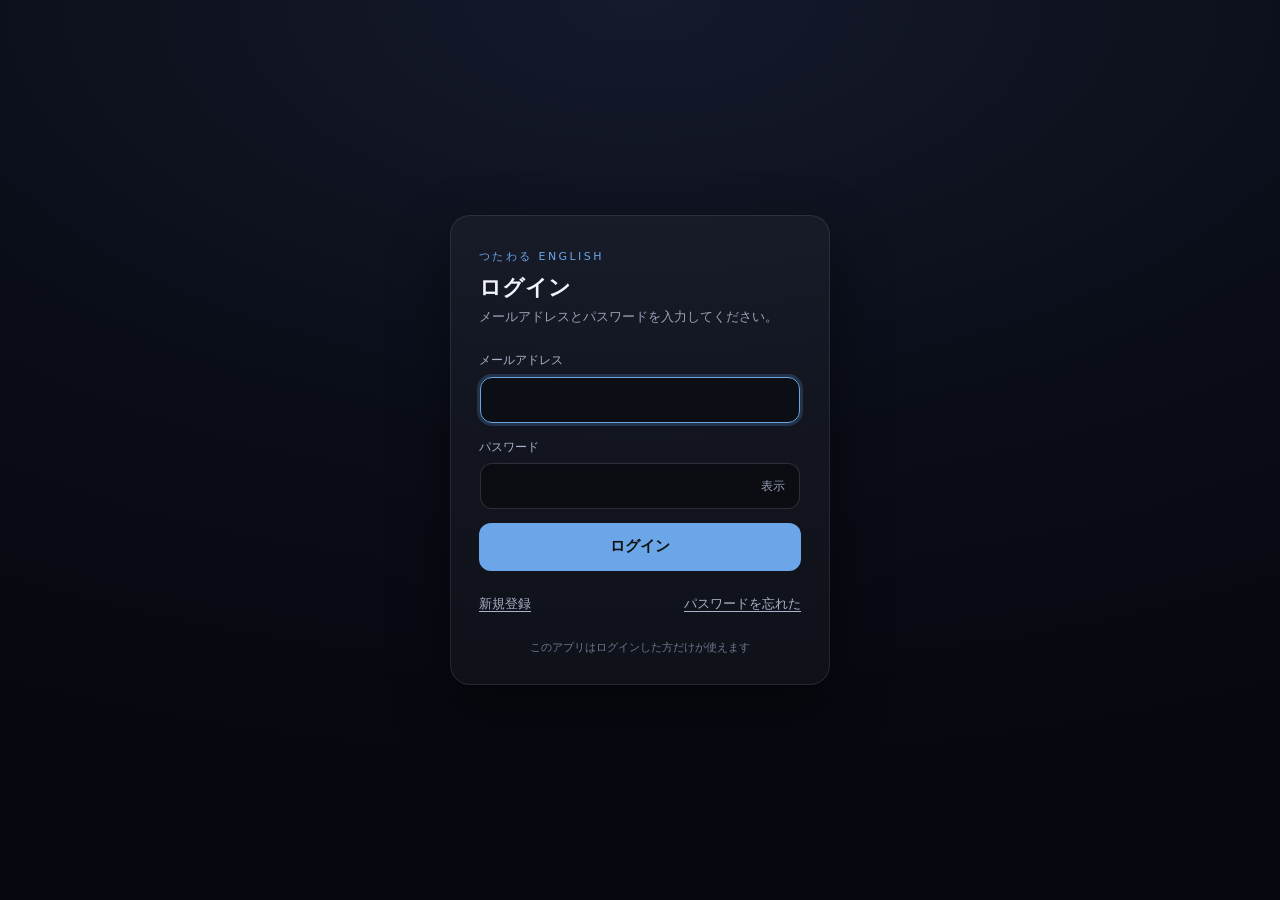
<file: app/index.html>
<!DOCTYPE html>
<html lang="ja" data-theme="auto">
<head>
<meta charset="utf-8">
<meta name="viewport" content="width=device-width, initial-scale=1, viewport-fit=cover">
<script src="auth-gate.js" data-app="つたわる English" data-accent="#6aa6e8"></script>
<title>つたわる English</title>

<!-- 検索結果・共有時に出る説明。外部リソースは一切参照しない。 -->
<meta name="description" content="お手本を聞いて英語を声に出し、どこまで機械に伝わったかをその場で確かめる練習アプリ。大学の多言語サークル languageclub 用。記録はこの端末の中だけに残ります。">

<!-- ダークモードは必須(部室・夜の自室で使う)。tokens.css の --c-bg と同じ値を入れる。 -->
<meta name="color-scheme" content="light dark">
<meta name="theme-color" content="#f7f8fa" media="(prefers-color-scheme: light)">
<meta name="theme-color" content="#12151a" media="(prefers-color-scheme: dark)">

<!-- favicon の 404 を避けるためのダミー。data: なので外部リクエストは発生しない。 -->
<link rel="icon" href="data:,">

<!-- スマホのホーム画面に追加したときの見た目(仕様書には無いが、スマホ対応の一部として追加)。
     外部画像は使わず、絵文字を焼き込んだ SVG の data: URI をアイコンにする(自己完結)。
     iOS Safari はホーム画面追加時にステータスバー領域が空白の Safari バーとして残るため、
     apple-mobile-web-app-* でアドレスバーなしの見た目に近づける。 -->
<link rel="apple-touch-icon" href="data:image/svg+xml,%3Csvg xmlns='http://www.w3.org/2000/svg' viewBox='0 0 100 100'%3E%3Crect width='100' height='100' rx='22' fill='%231f5fa8'/%3E%3Ctext x='50' y='68' font-size='58' text-anchor='middle'%3E%F0%9F%8E%A4%3C/text%3E%3C/svg%3E">
<meta name="apple-mobile-web-app-capable" content="yes">
<meta name="apple-mobile-web-app-status-bar-style" content="black-translucent">
<meta name="apple-mobile-web-app-title" content="つたわる English">
<meta name="mobile-web-app-capable" content="yes">
<!-- 電話番号・メールアドレスらしき数字列を勝手にリンク化させない(認識結果や語数表示の誤爆防止)。 -->
<meta name="format-detection" content="telephone=no,email=no,address=no">

<!--
  ★第 0 層 ブートガード(仕様 §10-1)

  仕様 §4 では body の末尾に置いているが、ここでは <head> に移した。理由:
  <script src> は同期読み込みなので、body 末尾のインラインスクリプトが実行されるのは
  「すべての外部スクリプトの読み込み(または失敗)が終わったあと」になる。
  そこで error リスナを登録しても、script/link の読み込み失敗イベントはすでに終わっており
  一度も捕まえられない。head に置いて初めて第 0 層が機能する。

  やること:
   (1) script / link(CSS)の読み込み失敗を捕捉して静的 HTML を出す
   (2) 8 秒経っても LC.__bootOk が立たなければ「起動できませんでした」を出す
  どちらも classic script + インライン handler だけで完結させる(外部依存ゼロ)。
-->
<script>
(function () {
  'use strict';

  var PAGES_URL = 'https://kazuyan38.github.io/languageclub/app/';
  var painted = false;
  var queued = null;

  /* 99-app.js が起動に成功(__bootOk)/ 失敗を自前で報告(__bootFailed)したら第 0 層は黙る。 */
  function handled() {
    return !!(window.LC && (window.LC.__bootOk || window.LC.__bootFailed));
  }

  function paint(title, bodyHtml) {
    if (painted || handled()) return;
    var el = document.getElementById('bootFallback');
    if (!el) {
      /* CSS の読み込み失敗は body の解析前に起きうる。要素ができるまで待つ。 */
      queued = [title, bodyHtml];
      document.addEventListener('DOMContentLoaded', function () {
        if (!queued) return;
        var q = queued;
        queued = null;
        paint(q[0], q[1]);
      });
      return;
    }
    painted = true;
    el.innerHTML = '<h1>' + title + '</h1>' + bodyHtml;
    /* style.css 自体が落ちている可能性があるので、表示だけは属性と inline で担保する。 */
    el.hidden = false;
    el.style.display = 'block';
  }

  function reloadButton() {
    return '<p><button type="button" onclick="location.reload()">再読み込み</button></p>';
  }

  function pagesLine() {
    return '<p>公開ページ: <a href="' + PAGES_URL + '">' + PAGES_URL + '</a></p>';
  }

  /* 読み込み失敗イベントはバブルしないので capture(第 3 引数 true)で拾う。 */
  window.addEventListener('error', function (e) {
    var t = e && e.target;
    if (!t || t === window || !t.tagName) return;
    if (t.tagName !== 'SCRIPT' && t.tagName !== 'LINK') return;
    paint('ファイルの読み込みに失敗しました',
      '<p>ページを再読み込みしてください。直らない場合は部のメンテ担当に連絡してください。</p>' +
      reloadButton() + pagesLine());
  }, true);

  setTimeout(function () {
    paint('起動できませんでした',
      '<p>パソコンの <b>Google Chrome</b> でお試しください。</p>' +
      pagesLine() + reloadButton());
  }, 8000);
})();
</script>

<link rel="stylesheet" href="./css/tokens.css">
<link rel="stylesheet" href="./css/style.css">
</head>
<body>
<a class="skip-link" href="#main">本文へスキップ</a>

<div id="bootFallback" class="boot-fallback" hidden></div>

<header class="hdr" id="hdr">
  <button class="hdr__home" id="hdrHome" type="button" aria-label="ホームへ">つたわる English</button>
  <span class="badge badge--demo" id="hdrBadge" hidden>体験モード</span>
  <nav class="hdr__nav">
    <a href="#/stats" id="navStats" aria-label="きろく"><span aria-hidden="true">📊</span></a>
    <a href="#/settings" id="navSettings" aria-label="せってい"><span aria-hidden="true">⚙</span></a>
    <a href="#/help" id="navHelp" aria-label="使い方と診断"><span aria-hidden="true">?</span></a>
  </nav>
</header>

<div class="banner" id="bannerArea"></div>

<main class="main" id="main" tabindex="-1"></main>

<div id="statusRegion" role="status" aria-live="polite" aria-atomic="true" class="sr-only"></div>
<div id="toastArea" class="toast-area" aria-hidden="false"></div>

<!-- ★ classic script のみ。ES モジュール形式の script は 1 つも書かない。並び順がそのまま依存関係。 -->
<script src="./js/01-util.js"></script>
<script src="./js/02-store.js"></script>
<script src="./data/decks.js"></script>
<script src="./js/03-text.js"></script>
<script src="./js/04-catalog.js"></script>
<script src="./js/05-speech.js"></script>
<script src="./js/06-session.js"></script>
<script src="./js/07-ui.js"></script>
<script src="./js/08-screen-practice.js"></script>
<script src="./js/09-screens.js"></script>
<script src="./js/99-app.js"></script>
</body>
</html>
</file>
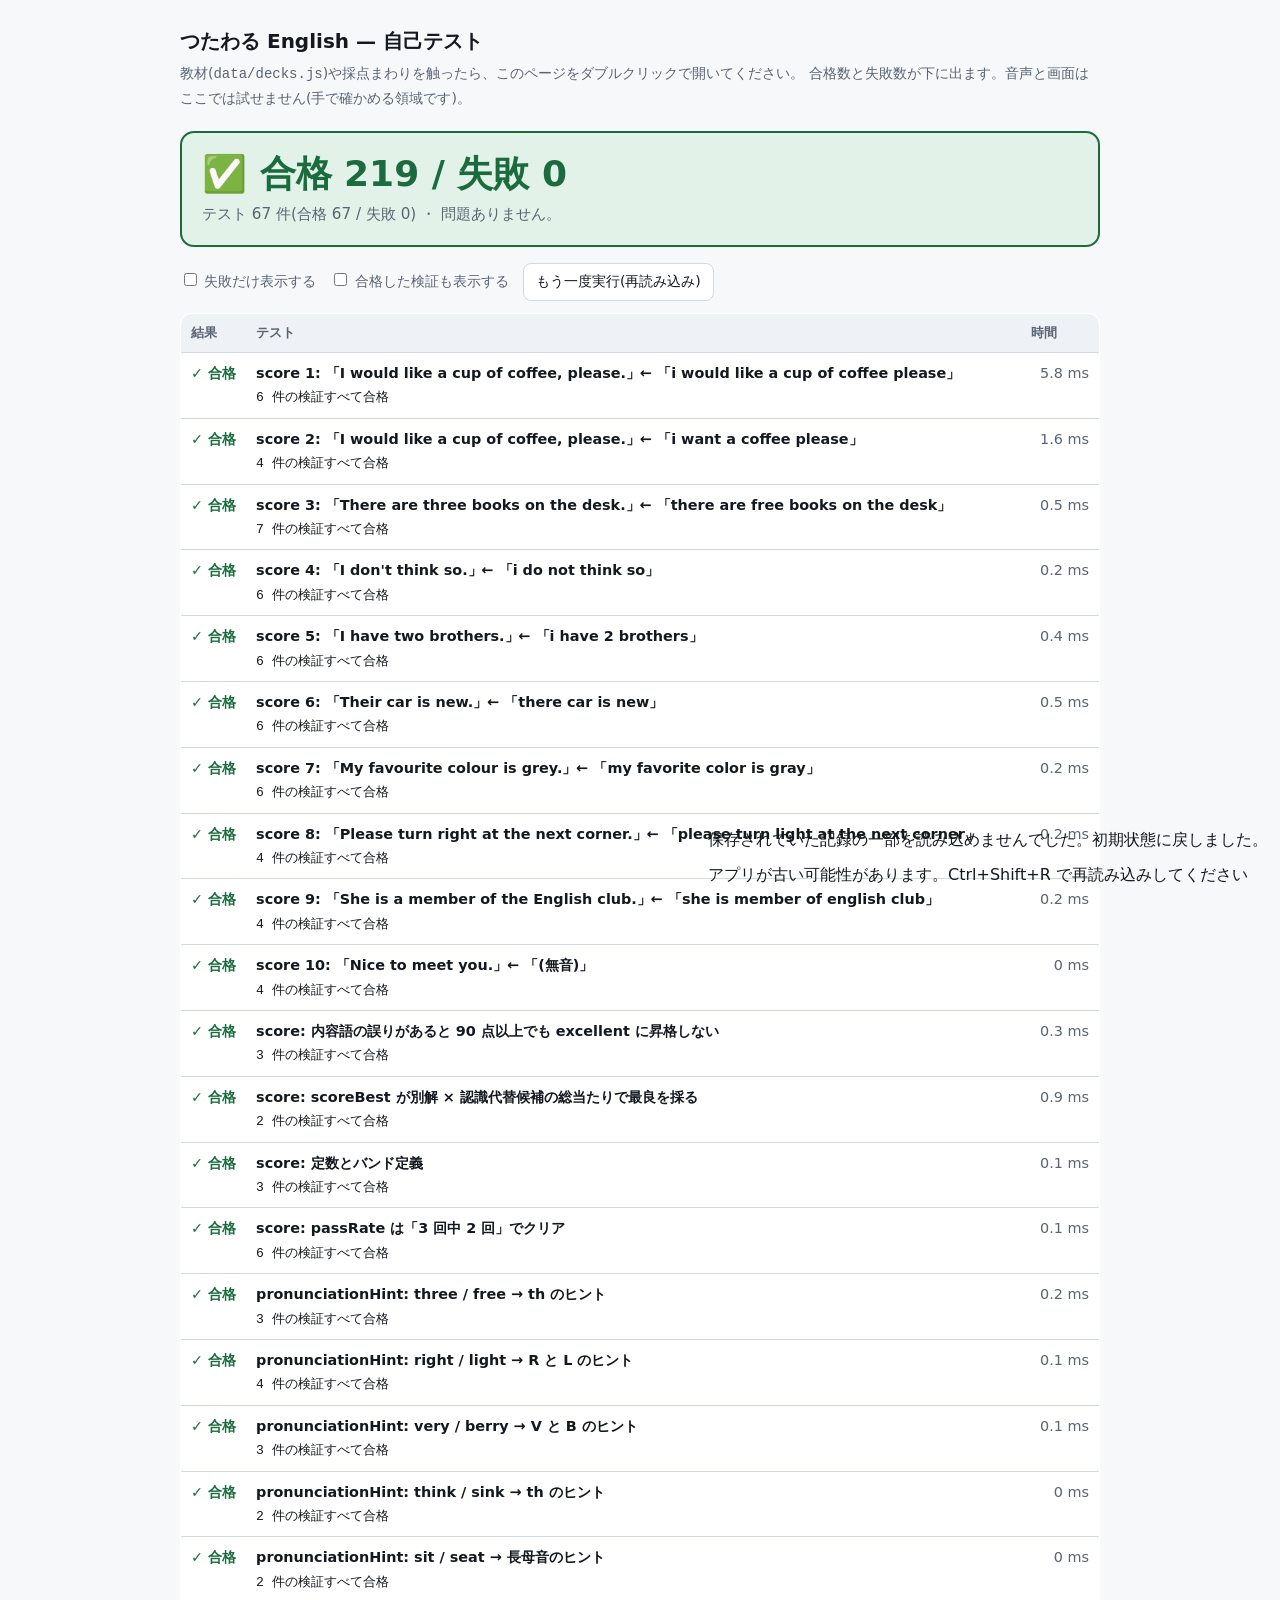
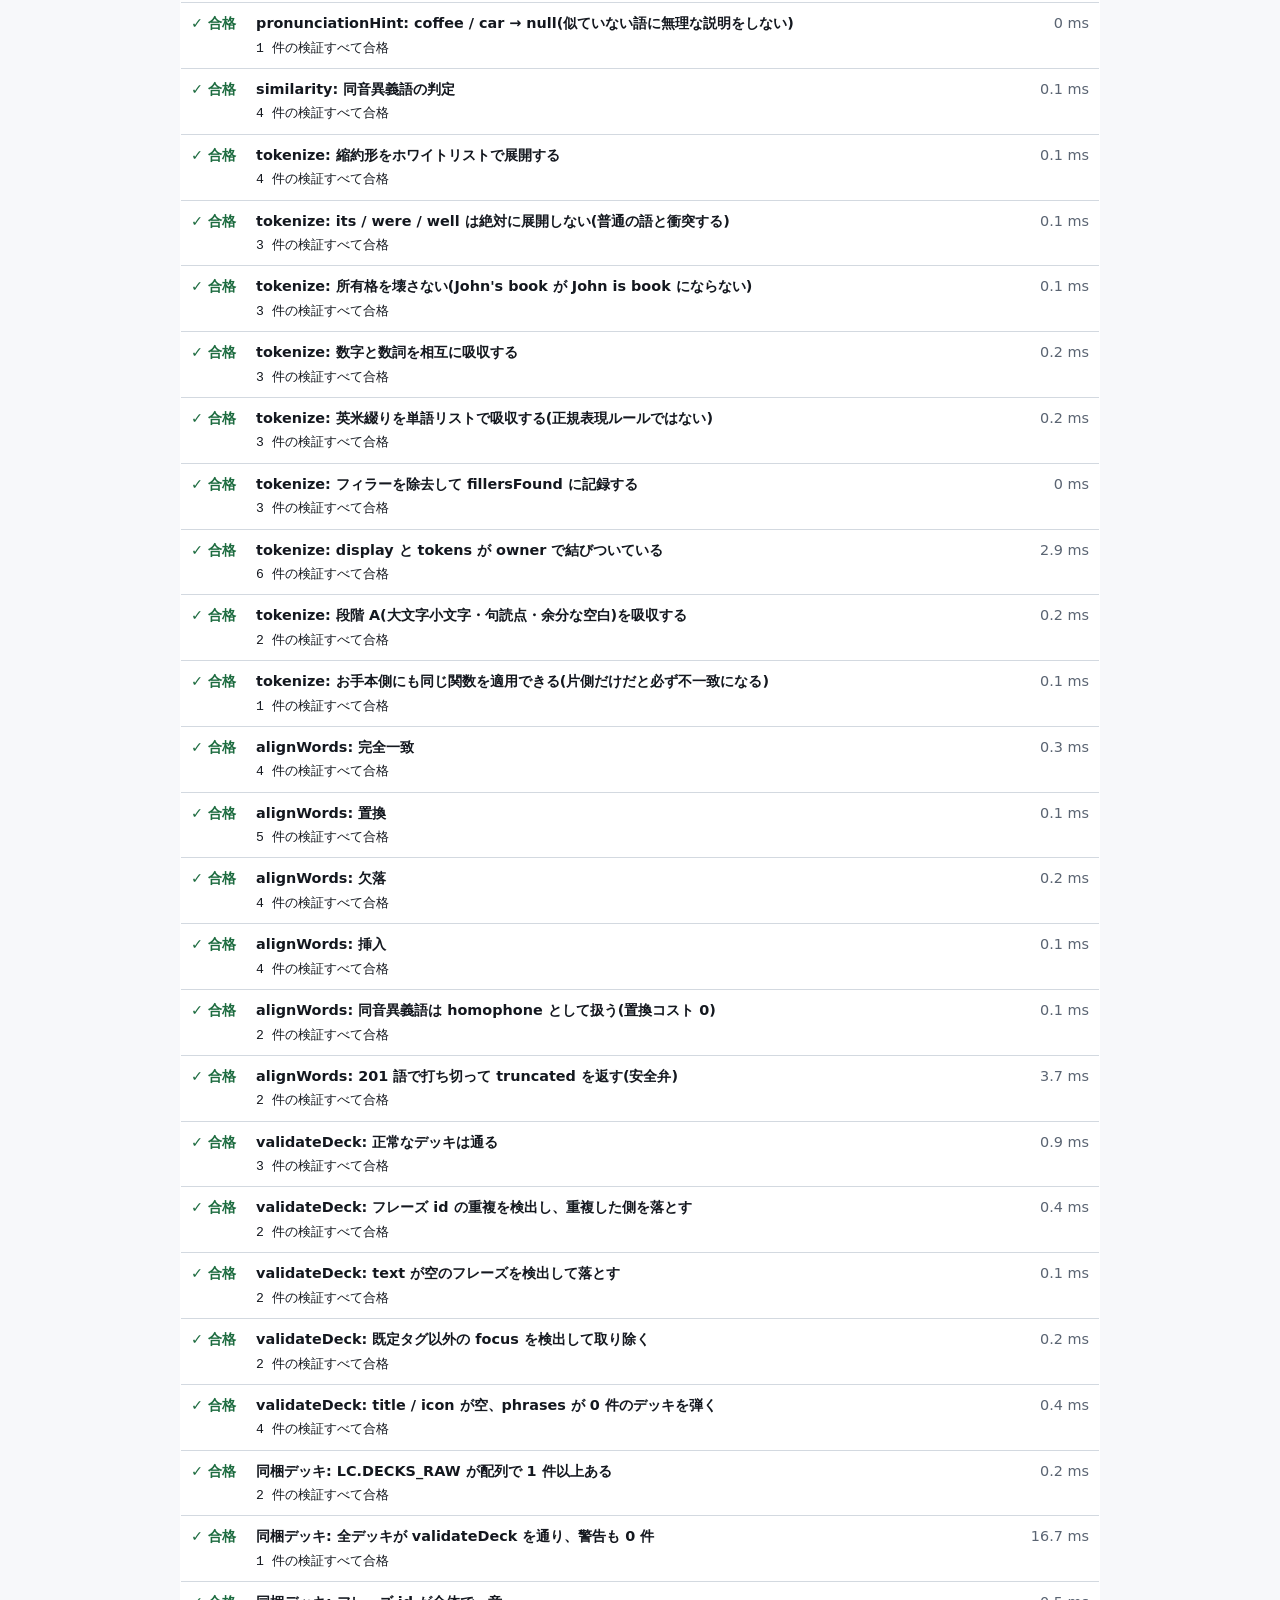
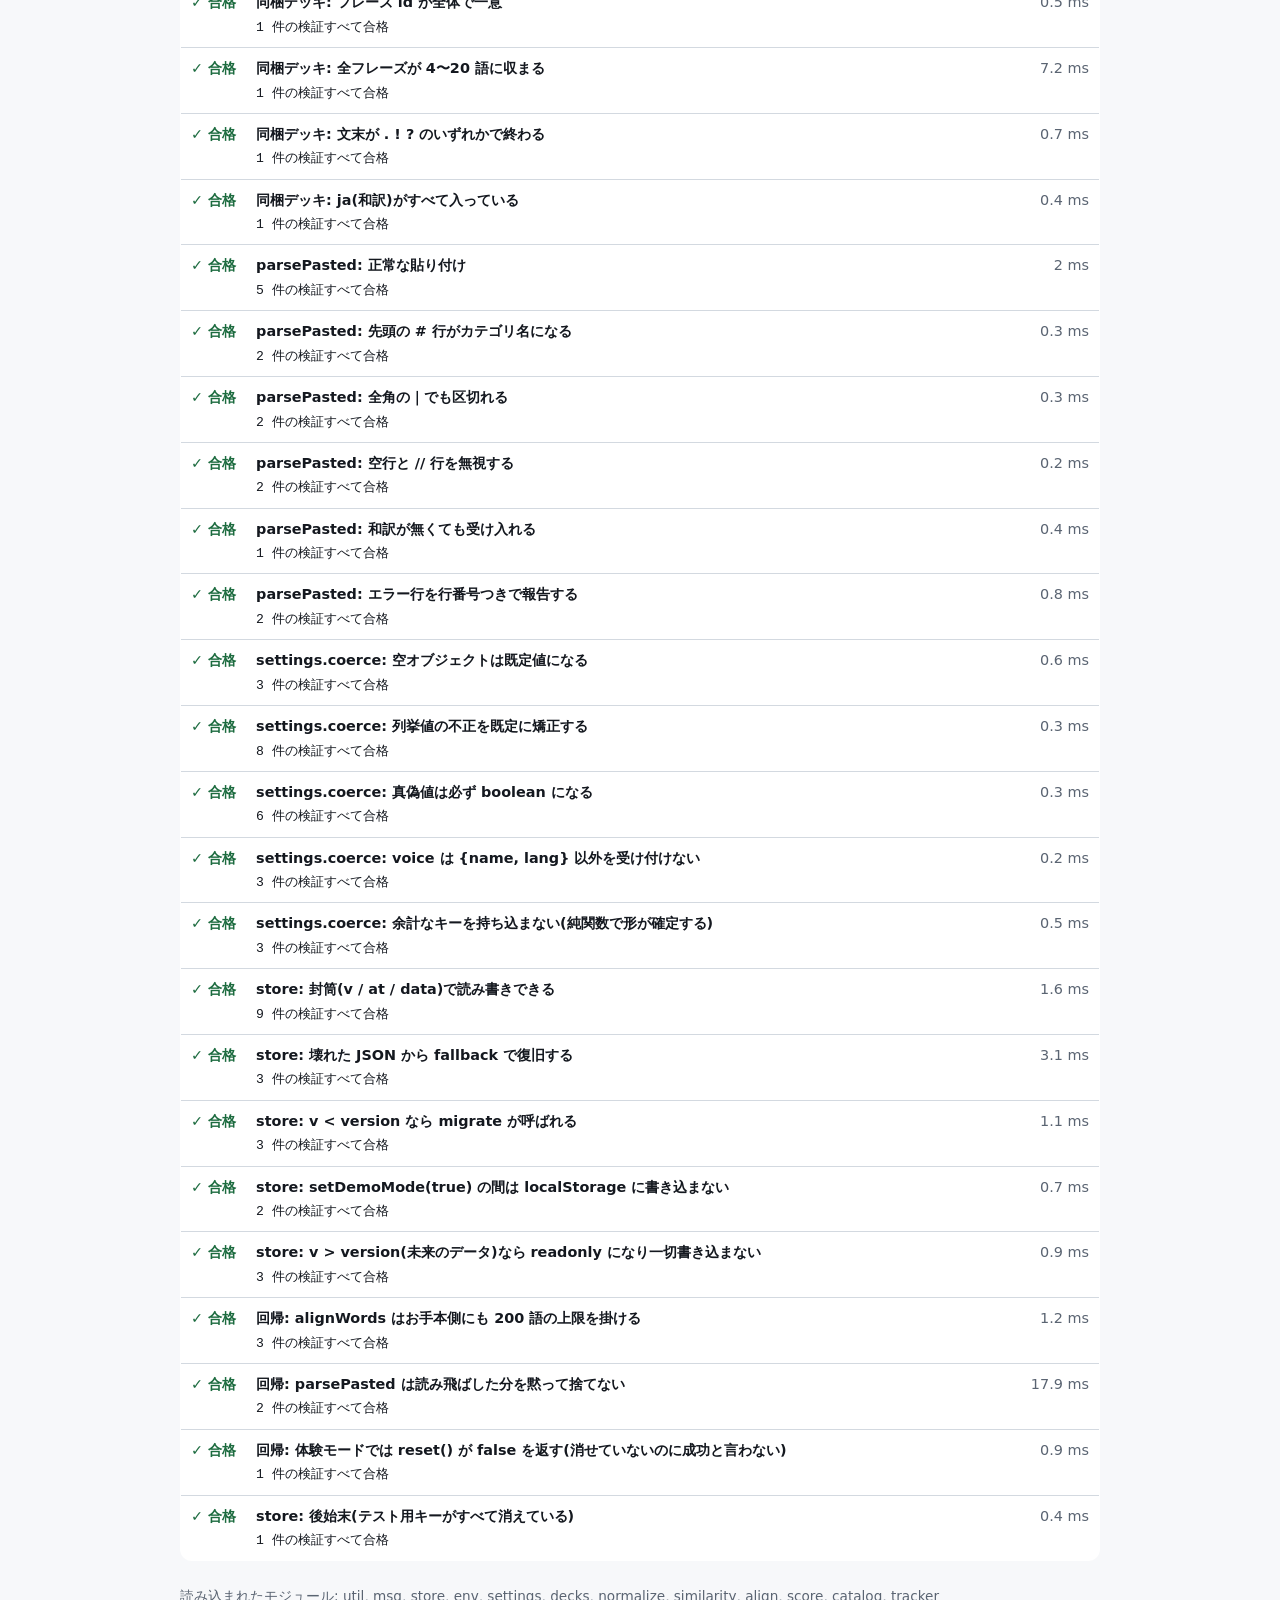
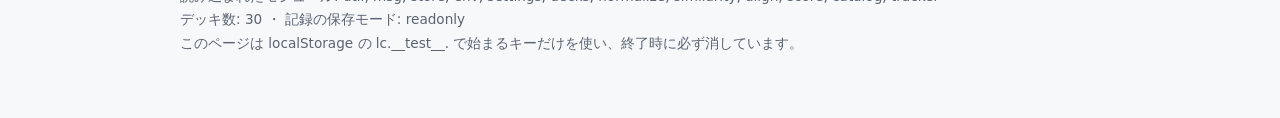
<file: app/test/test.html>
<!DOCTYPE html>
<html lang="ja">
<head>
<meta charset="utf-8">
<meta name="viewport" content="width=device-width, initial-scale=1">
<title>つたわる English — 自己テスト</title>
<!--
  ダブルクリックで開ける自作テストランナー。
  外部ライブラリもビルドも fetch も使わない。classic script だけで完結させている。
  (file:// では module script と fetch が CORS で死ぬため)

  読み込むのは「DOM に触らない層」だけ:
    01-util / 02-store / data/decks / 03-text / 04-catalog
  音声(05-speech)と画面(07〜09)はここでは読み込まない。手で確かめる領域。
-->
<style>
  :root {
    color-scheme: light dark;
    --bg: #f7f8fa; --surface: #ffffff; --surface-2: #eef1f5;
    --text: #14181f; --mute: #5a6472; --border: #d3d9e0;
    --ok: #1c6b3f; --ok-soft: #e2f2e8;
    --ng: #b3261e; --ng-soft: #fbe6e4;
    --skip: #9a5a00; --skip-soft: #fdf0dc;
    --mono: ui-monospace, SFMono-Regular, Consolas, Menlo, monospace;
  }
  @media (prefers-color-scheme: dark) {
    :root {
      --bg: #12151a; --surface: #1b1f26; --surface-2: #262b34;
      --text: #e8ecf1; --mute: #9aa5b4; --border: #333a45;
      --ok: #58c98c; --ok-soft: #16301f;
      --ng: #f0837c; --ng-soft: #38181a;
      --skip: #e2a44a; --skip-soft: #35270f;
    }
  }
  * { box-sizing: border-box; }
  body {
    margin: 0; padding: 24px 16px 64px;
    background: var(--bg); color: var(--text);
    font-family: system-ui, -apple-system, "Segoe UI", "Hiragino Kaku Gothic ProN",
                 "Yu Gothic UI", "Meiryo", sans-serif;
    line-height: 1.7;
  }
  .wrap { max-width: 920px; margin: 0 auto; }
  h1 { font-size: 1.25rem; margin: 0 0 4px; }
  .lead { color: var(--mute); font-size: .875rem; margin: 0 0 20px; }

  /* 合格数 / 失敗数のサマリ。最上部に大きく出す */
  .summary {
    border-radius: 14px; padding: 18px 20px; margin-bottom: 16px;
    border: 2px solid var(--border); background: var(--surface);
  }
  .summary__headline { font-size: clamp(1.5rem, 1.1rem + 2.4vw, 2.25rem); font-weight: 800; line-height: 1.25; }
  .summary__sub { font-size: .95rem; color: var(--mute); margin-top: 6px; }
  .summary--pass { border-color: var(--ok); background: var(--ok-soft); }
  .summary--pass .summary__headline { color: var(--ok); }
  .summary--fail { border-color: var(--ng); background: var(--ng-soft); }
  .summary--fail .summary__headline { color: var(--ng); }

  .bar { display: flex; gap: 14px; align-items: center; flex-wrap: wrap; margin-bottom: 12px;
         font-size: .875rem; color: var(--mute); }
  .bar button { font: inherit; padding: 6px 12px; border-radius: 8px; cursor: pointer;
                border: 1px solid var(--border); background: var(--surface); color: var(--text); }
  .bar label { cursor: pointer; }

  table { width: 100%; border-collapse: collapse; background: var(--surface);
          border: 1px solid var(--border); border-radius: 12px; overflow: hidden; }
  caption { text-align: left; font-weight: 700; padding: 10px 0 6px; }
  th, td { text-align: left; padding: 8px 10px; border-top: 1px solid var(--border);
           vertical-align: top; font-size: .9rem; }
  thead th { background: var(--surface-2); border-top: 0; font-size: .8rem; color: var(--mute); }
  tr.t--pass td.st { color: var(--ok); font-weight: 700; }
  tr.t--fail { background: var(--ng-soft); }
  tr.t--fail td.st { color: var(--ng); font-weight: 700; }
  tr.t--skip td.st { color: var(--skip); font-weight: 700; }
  td.st { width: 3.2em; white-space: nowrap; }
  td.ms { width: 5em; color: var(--mute); text-align: right; white-space: nowrap; }
  .name { font-weight: 600; }
  .asserts { margin: 6px 0 0; padding: 0; list-style: none; }
  .asserts li { padding: 6px 0 6px 10px; border-left: 3px solid var(--ng); margin-top: 6px; }
  .asserts li.a--pass { border-left-color: var(--border); color: var(--mute); }
  .asserts li.a--skip { border-left-color: var(--skip); color: var(--skip); }
  .kv { font-family: var(--mono); font-size: .82rem; white-space: pre-wrap;
        overflow-wrap: anywhere; margin-top: 2px; }
  .kv b { display: inline-block; min-width: 4.5em; font-family: inherit; }
  .kv--exp b { color: var(--ok); }
  .kv--act b { color: var(--ng); }
  .trace { font-family: var(--mono); font-size: .8rem; color: var(--ng);
           white-space: pre-wrap; overflow-wrap: anywhere; margin-top: 6px; }
  .loaded { margin-top: 24px; font-size: .85rem; color: var(--mute); }
  .loaded code { font-family: var(--mono); }
  .boot {
    display: none; border: 2px solid var(--ng); background: var(--ng-soft); color: var(--ng);
    border-radius: 12px; padding: 14px 16px; margin-bottom: 16px; font-weight: 700;
  }
  .sr-only { position: absolute; width: 1px; height: 1px; padding: 0; margin: -1px;
             overflow: hidden; clip: rect(0 0 0 0); white-space: nowrap; border: 0; }
  .toast-area { position: fixed; right: 12px; bottom: 12px; display: grid; gap: 8px; }
</style>
</head>
<body>
<div class="wrap">

  <h1>つたわる English — 自己テスト</h1>
  <p class="lead">
    教材(<code>data/decks.js</code>)や採点まわりを触ったら、このページをダブルクリックで開いてください。
    合格数と失敗数が下に出ます。音声と画面はここでは試せません(手で確かめる領域です)。
  </p>

  <div class="boot" id="bootErr">
    ファイルの読み込みに失敗しました。<br>
    このページは <code>app/test/</code> の中に置いたまま開いてください
    (<code>app/js/</code> と <code>app/data/</code> を相対パスで読みに行きます)。
  </div>

  <div class="summary" id="summary">
    <div class="summary__headline" id="headline">実行中…</div>
    <div class="summary__sub" id="subline">スクリプトを読み込んでいます。</div>
  </div>

  <div class="bar">
    <label><input type="checkbox" id="onlyFail"> 失敗だけ表示する</label>
    <label><input type="checkbox" id="showAsserts"> 合格した検証も表示する</label>
    <button type="button" id="rerun">もう一度実行(再読み込み)</button>
  </div>

  <table id="results">
    <thead>
      <tr><th>結果</th><th>テスト</th><th>時間</th></tr>
    </thead>
    <tbody id="tbody"></tbody>
  </table>

  <div class="loaded" id="loaded"></div>
</div>

<!-- LC.util.toast / LC.util.announce が探す要素。無いと store の通知で落ちることがある -->
<div id="statusRegion" role="status" aria-live="polite" aria-atomic="true" class="sr-only"></div>
<div id="toastArea" class="toast-area"></div>

<script>
/* ===================================================================
 * 極小テスト DSL
 *   test(name, fn) / eq(actual, expected, label)
 *   near(actual, expected, tol, label) / ok(cond, label) / skip(label)
 * cases.js は test() で登録するだけ。実行は全スクリプト読み込み後。
 * =================================================================== */
(function () {
  'use strict';

  var SUITE = [];
  var current = null;

  window.__TEST_CLEANUP__ = [];

  window.test = function (name, fn) { SUITE.push({ name: name, fn: fn }); };

  function record(entry) {
    if (!current) return;              // test() の外から呼ばれた場合は黙って捨てる
    current.asserts.push(entry);
  }

  function deepEqual(a, b) {
    if (a === b) return true;
    if (typeof a === 'number' && typeof b === 'number' && isNaN(a) && isNaN(b)) return true;
    if (a === null || b === null || typeof a !== 'object' || typeof b !== 'object') return false;
    var isArrA = Object.prototype.toString.call(a) === '[object Array]';
    var isArrB = Object.prototype.toString.call(b) === '[object Array]';
    if (isArrA !== isArrB) return false;
    if (isArrA) {
      if (a.length !== b.length) return false;
      for (var i = 0; i < a.length; i++) if (!deepEqual(a[i], b[i])) return false;
      return true;
    }
    var ka = Object.keys(a), kb = Object.keys(b);
    if (ka.length !== kb.length) return false;
    for (var j = 0; j < ka.length; j++) {
      var k = ka[j];
      if (!Object.prototype.hasOwnProperty.call(b, k)) return false;
      if (!deepEqual(a[k], b[k])) return false;
    }
    return true;
  }

  function fmt(v) {
    var s;
    if (typeof v === 'string') s = '"' + v + '"';
    else if (v === undefined) s = 'undefined';
    else { try { s = JSON.stringify(v); } catch (e) { s = String(v); } }
    if (s === undefined) s = String(v);
    return s.length > 400 ? s.slice(0, 400) + ' …' : s;
  }

  window.eq = function (actual, expected, label) {
    record({ pass: deepEqual(actual, expected), label: label || '(ラベルなし)',
             actual: fmt(actual), expected: fmt(expected) });
  };

  window.near = function (actual, expected, tol, label) {
    var pass = typeof actual === 'number' && isFinite(actual) &&
               Math.abs(actual - expected) <= tol;
    record({ pass: pass, label: label || '(ラベルなし)',
             actual: fmt(actual), expected: expected + ' ± ' + tol });
  };

  window.ok = function (cond, label) {
    record({ pass: !!cond, label: label || '(ラベルなし)',
             actual: fmt(cond), expected: 'true と評価される値' });
  };

  window.skip = function (label) {
    record({ pass: true, skipped: true, label: label || '(ラベルなし)',
             actual: '-', expected: '-' });
  };

  /* ----------------------------------------------------------------- */

  function runAll() {
    for (var i = 0; i < SUITE.length; i++) {
      var t = SUITE[i];
      current = { name: t.name, asserts: [], error: null, ms: 0 };
      var t0 = (window.performance && performance.now) ? performance.now() : Date.now();
      try {
        t.fn();
      } catch (e) {
        current.error = (e && (e.stack || e.message)) || String(e);
      }
      var t1 = (window.performance && performance.now) ? performance.now() : Date.now();
      current.ms = Math.round((t1 - t0) * 10) / 10;
      t.result = current;
      current = null;
    }

    /* cases.js が登録した後始末(テスト用 localStorage キーの削除など)を必ず走らせる */
    for (var c = 0; c < window.__TEST_CLEANUP__.length; c++) {
      try { window.__TEST_CLEANUP__[c](); } catch (e2) {}
    }

    render();
  }

  function el(tag, cls, text) {
    var n = document.createElement(tag);
    if (cls) n.className = cls;
    if (text !== undefined && text !== null) n.textContent = String(text);
    return n;
  }

  function render() {
    var onlyFail = document.getElementById('onlyFail').checked;
    var showAsserts = document.getElementById('showAsserts').checked;

    var passTests = 0, failTests = 0;
    var passAsserts = 0, failAsserts = 0, skipAsserts = 0;

    for (var i = 0; i < SUITE.length; i++) {
      var r = SUITE[i].result;
      var failed = !!r.error;
      for (var j = 0; j < r.asserts.length; j++) {
        var a = r.asserts[j];
        if (a.skipped) skipAsserts++;
        else if (a.pass) passAsserts++;
        else { failAsserts++; failed = true; }
      }
      r.failed = failed;
      if (failed) failTests++; else passTests++;
    }

    var head = document.getElementById('headline');
    var sub = document.getElementById('subline');
    var box = document.getElementById('summary');
    var allOk = failTests === 0 && failAsserts === 0;

    head.textContent = allOk
      ? '✅ 合格 ' + passAsserts + ' / 失敗 0'
      : '❌ 合格 ' + passAsserts + ' / 失敗 ' + failAsserts;
    sub.textContent = 'テスト ' + SUITE.length + ' 件(合格 ' + passTests + ' / 失敗 ' + failTests + ')'
      + (skipAsserts ? ' ・ スキップした検証 ' + skipAsserts + ' 件' : '')
      + (allOk ? ' ・ 問題ありません。' : ' ・ 下の赤い行を直してください。');
    box.className = 'summary ' + (allOk ? 'summary--pass' : 'summary--fail');

    var tbody = document.getElementById('tbody');
    tbody.innerHTML = '';

    for (var k = 0; k < SUITE.length; k++) {
      var t = SUITE[k], res = t.result;
      if (onlyFail && !res.failed) continue;

      var tr = el('tr', res.failed ? 't--fail' : 't--pass');
      tr.appendChild(el('td', 'st', res.failed ? '✕ 失敗' : '✓ 合格'));

      var td = el('td');
      td.appendChild(el('div', 'name', t.name));

      if (res.error) {
        td.appendChild(el('div', 'trace', '例外が発生しました: ' + res.error));
      }

      var list = el('ul', 'asserts');
      var shown = 0;
      for (var m = 0; m < res.asserts.length; m++) {
        var a2 = res.asserts[m];
        var visible = !a2.pass || a2.skipped || showAsserts;
        if (!visible) continue;
        shown++;
        var li = el('li', a2.skipped ? 'a--skip' : (a2.pass ? 'a--pass' : ''));
        li.appendChild(el('div', null, (a2.skipped ? '― ' : (a2.pass ? '✓ ' : '✕ ')) + a2.label));
        if (!a2.pass && !a2.skipped) {
          var e1 = el('div', 'kv kv--exp');
          e1.appendChild(el('b', null, '期待'));
          e1.appendChild(document.createTextNode(a2.expected));
          var e2 = el('div', 'kv kv--act');
          e2.appendChild(el('b', null, '実際'));
          e2.appendChild(document.createTextNode(a2.actual));
          li.appendChild(e1);
          li.appendChild(e2);
        }
        list.appendChild(li);
      }
      if (shown) td.appendChild(list);
      else if (!res.error) {
        td.appendChild(el('div', 'kv', res.asserts.length + ' 件の検証すべて合格'));
      }

      tr.appendChild(td);
      tr.appendChild(el('td', 'ms', res.ms + ' ms'));
      tbody.appendChild(tr);
    }

    var loaded = document.getElementById('loaded');
    loaded.innerHTML = '';
    var names = (window.LC && window.LC.__loaded) ? window.LC.__loaded.join(', ') : '(なし)';
    loaded.appendChild(el('div', null, '読み込まれたモジュール: ' + names));
    loaded.appendChild(el('div', null,
      'デッキ数: ' + ((window.LC && window.LC.DECKS_RAW) ? window.LC.DECKS_RAW.length : 0) +
      ' ・ 記録の保存モード: ' +
      ((window.LC && window.LC.store && window.LC.store.getMode) ? window.LC.store.getMode() : '不明')));
    loaded.appendChild(el('div', null,
      'このページは localStorage の lc.__test__. で始まるキーだけを使い、終了時に必ず消しています。'));
  }

  window.__RENDER__ = render;
  window.__RUN_ALL__ = runAll;
})();
</script>

<script>
/* スクリプトが 1 つでも読めなかったら、その場で分かるようにする */
window.addEventListener('error', function (e) {
  if (e.target && e.target.tagName === 'SCRIPT') {
    document.getElementById('bootErr').style.display = 'block';
  }
}, true);
</script>

<!-- ★ DOM に触らない層だけを読み込む。音声・画面は読み込まない -->
<script src="../js/01-util.js"></script>
<script src="../js/02-store.js"></script>
<script src="../data/decks.js"></script>
<script src="../js/03-text.js"></script>
<script src="../js/04-catalog.js"></script>

<script src="./cases.js"></script>

<script>
document.getElementById('onlyFail').addEventListener('change', function () { window.__RENDER__(); });
document.getElementById('showAsserts').addEventListener('change', function () { window.__RENDER__(); });
document.getElementById('rerun').addEventListener('click', function () { location.reload(); });
window.__RUN_ALL__();
</script>
</body>
</html>
</file>
<file: app/css/tokens.css>
/* =====================================================================
   つたわる English — css/tokens.css
   仕様 §8-2。リセット + デザイントークン(CSS 変数)だけを置く。
   ここ以外(style.css)では色・余白の直値を書かない。

   このファイルの役割は 3 つだけ:
     1. ブラウザ差を潰す最小リセット
     2. トークン(変数)の定義
     3. #bootFallback の最低限のスタイル(他の CSS が壊れても読めるように)
   ===================================================================== */

/* ---------------------------------------------------------------------
   1. リセット(15 行程度。Normalize.css も「外部依存」なので入れない)
   --------------------------------------------------------------------- */
*, *::before, *::after { box-sizing: border-box; }
* { margin: 0; }
html { -webkit-text-size-adjust: 100%; }
body {
  min-height: 100vh;
  min-height: 100dvh;
  font-family: var(--font-ui);
  font-size: var(--fs-md);
  line-height: var(--lh-base);
  background: var(--c-bg);
  color: var(--c-text);
  -webkit-font-smoothing: antialiased;
}
h1, h2, h3, h4 { font-size: inherit; font-weight: 700; line-height: var(--lh-tight); }
p, li, h1, h2, h3, h4 { overflow-wrap: break-word; }
ul, ol { padding: 0; list-style: none; }
img, svg, video { display: block; max-width: 100%; }
input, button, textarea, select { font: inherit; color: inherit; }
button { background: none; border: 0; }
a { color: var(--c-brand); }
table { border-collapse: collapse; }
pre, code { font-family: var(--font-mono); }
[hidden] { display: none !important; }

/* ---------------------------------------------------------------------
   2. トークン(ライト = 既定)
   --------------------------------------------------------------------- */
:root {
  color-scheme: light dark;

  --font-ui: system-ui, -apple-system, "Segoe UI", "Hiragino Kaku Gothic ProN",
             "Yu Gothic UI", "Meiryo", sans-serif;
  --font-en: "Segoe UI", system-ui, -apple-system, "Helvetica Neue", Arial, sans-serif;
  --font-mono: ui-monospace, SFMono-Regular, Consolas, Menlo, monospace;

  --fs-xs: .75rem;  --fs-sm: .875rem; --fs-md: 1rem; --fs-lg: 1.125rem;
  --fs-xl:  clamp(1.25rem, 1rem + 1.2vw, 1.5rem);
  --fs-2xl: clamp(1.5rem, 1.1rem + 2vw, 2rem);
  --fs-en:  clamp(1.375rem, 1.1rem + 1.6vw, 1.75rem);
  --lh-tight: 1.3; --lh-base: 1.7; --lh-en: 1.55;

  --sp-1: 4px; --sp-2: 8px; --sp-3: 12px; --sp-4: 16px;
  --sp-5: 24px; --sp-6: 32px; --sp-7: 48px; --sp-8: 64px;

  --radius-sm: 6px; --radius-md: 12px; --radius-lg: 20px; --radius-pill: 999px;
  --border-w: 1px; --tap: 44px; --content-max: 720px; --hdr-h: 56px;

  --c-bg: #f7f8fa;        --c-surface: #ffffff;   --c-surface-2: #eef1f5;
  --c-text: #14181f;      --c-text-mute: #5a6472; --c-border: #d3d9e0;
  --c-brand: #1f5fa8;     --c-brand-ink: #ffffff; --c-brand-soft: #e4eefa;
  --c-ok: #1c6b3f;        --c-ok-soft: #e2f2e8;
  --c-warn: #9a5a00;      --c-warn-soft: #fdf0dc;
  --c-err: #b3261e;       --c-err-soft: #fbe6e4;
  --c-focus: #0b63ce;

  --shadow-1: 0 1px 2px rgba(20,24,31,.08), 0 1px 6px rgba(20,24,31,.05);
  --shadow-2: 0 4px 12px rgba(20,24,31,.12);
  --dur-fast: 120ms; --dur-base: 200ms;

  /* 仕様 §8-2 への追加(style.css で直値を書かないために必要になった 2 つ)
     --c-brand-hover : 主ボタンのホバー色
     --c-hover       : 行・カードのごく薄いホバー面 */
  --c-brand-hover: #17497f;
  --c-hover: rgba(20,24,31,.05);
}

/* ---------------------------------------------------------------------
   3. ダークモード(必須。部室や夜の自室で使う)
   自動(OS 追従)。data-theme="light" が手で選ばれているときは効かせない。
   --------------------------------------------------------------------- */
@media (prefers-color-scheme: dark) {
  :root:not([data-theme="light"]) {
    --c-bg:#12151a; --c-surface:#1b1f26; --c-surface-2:#262b34;
    --c-text:#e8ecf1; --c-text-mute:#9aa5b4; --c-border:#333a45;
    --c-brand:#6faaf0; --c-brand-ink:#0d1117; --c-brand-soft:#1d2a3c;
    --c-ok:#58c98c;   --c-ok-soft:#16301f;
    --c-warn:#e2a44a; --c-warn-soft:#35270f;
    --c-err:#f0837c;  --c-err-soft:#38181a;
    --c-focus:#7ab6ff; --shadow-1:none; --shadow-2:0 4px 16px rgba(0,0,0,.5);

    --c-brand-hover:#8dbdf5;
    --c-hover: rgba(255,255,255,.06);
  }
}

/* 手動でダークを選んだとき。OS がライトでも効かせたいので、
   メディアクエリの外に同じ上書きをもう一度書く(値の重複は意図的)。 */
:root[data-theme="dark"] {
  --c-bg:#12151a; --c-surface:#1b1f26; --c-surface-2:#262b34;
  --c-text:#e8ecf1; --c-text-mute:#9aa5b4; --c-border:#333a45;
  --c-brand:#6faaf0; --c-brand-ink:#0d1117; --c-brand-soft:#1d2a3c;
  --c-ok:#58c98c;   --c-ok-soft:#16301f;
  --c-warn:#e2a44a; --c-warn-soft:#35270f;
  --c-err:#f0837c;  --c-err-soft:#38181a;
  --c-focus:#7ab6ff; --shadow-1:none; --shadow-2:0 4px 16px rgba(0,0,0,.5);

  --c-brand-hover:#8dbdf5;
  --c-hover: rgba(255,255,255,.06);
}

/* フォームコントロール(チェックボックス・select 等)の地色も手動選択に追従させる。
   color-scheme を書かないと「本文はダークなのにフォームだけ白」になる。 */
:root[data-theme="light"] { color-scheme: light; }
:root[data-theme="dark"]  { color-scheme: dark; }

/* ---------------------------------------------------------------------
   4. #bootFallback(仕様 §4 のブートガードが出すパネル)
   style.css が 404 でも読めるように、変数に頼らない値をフォールバックで持たせる。
   このファイル自体が読めない最悪ケースでも、ブラウザ既定の黒文字/白背景で読める。
   --------------------------------------------------------------------- */
.boot-fallback {
  position: fixed;
  inset: 0;
  z-index: 9999;
  overflow: auto;
  padding: 24px;
  background: var(--c-surface, #ffffff);
  color: var(--c-text, #14181f);
  font-family: var(--font-ui, system-ui, sans-serif);
  font-size: 16px;
  line-height: 1.7;
}
.boot-fallback h1 { font-size: 22px; font-weight: 700; margin-bottom: 12px; }
.boot-fallback p { max-width: 640px; margin: 12px 0; }
.boot-fallback a { color: var(--c-brand, #1f5fa8); }
.boot-fallback button {
  min-height: 44px;
  padding: 0 20px;
  border: 1px solid var(--c-border, #d3d9e0);
  border-radius: 8px;
  background: var(--c-brand, #1f5fa8);
  color: var(--c-brand-ink, #ffffff);
  font-size: 16px;
  cursor: pointer;
}
</file>
<file: app/css/style.css>
/* =====================================================================
   つたわる English — css/style.css
   仕様 §8-3〜8-6。レイアウトとコンポーネント。

   ★このファイルの不変ルール:
     - 色・余白の直値を書かない。tokens.css の変数だけを使う。
     - 命名は簡易 BEM(.block__element--modifier)。ネストは 2 段まで。
     - 判定表示は「色は 4 番目の手がかり」。記号・下線形状・テキストで意味が通ること。
     - モバイルファースト。拡張は @media (min-width: 640px) だけ。

   目次:
     1. 骨格(.hdr / .banner / .main)
     2. 汎用タイポグラフィ / .card / ユーティリティ
     3. .btn
     4. バッジ・タグ・ドット
     5. ホーム(.deck-card)
     6. オンボーディング(.onb)
     7. 練習画面(.phrase-* / .mic-panel / .level-meter / .interim)
     8. 判定表示(.w--*)と結果(.result)
     9. サマリ / きろく
    10. 設定(フォーム部品)
    11. 使い方・診断 / 自作デッキ
    12. トースト / エラーパネル / 非対応画面
    13. アニメーション
    14. 640px 以上への拡張
    15. アクセシビリティ(§8-6)
   ===================================================================== */


/* =====================================================================
   1. 骨格
   ===================================================================== */

/* iPhone のホームバー等にボタンが隠れないように。 */
body {
  padding-bottom: env(safe-area-inset-bottom);
}

.app {
  display: flex;
  flex-direction: column;
  min-height: 100dvh;
}

/* --- ヘッダ(sticky, 56px) --- */
.hdr {
  position: sticky;
  top: 0;
  z-index: 50;
  display: flex;
  align-items: center;
  gap: var(--sp-2);
  height: var(--hdr-h);
  padding: 0 var(--sp-3);
  background: var(--c-surface);
  border-bottom: var(--border-w) solid var(--c-border);
}
.hdr__home {
  min-width: 0;
  padding: var(--sp-2);
  border-radius: var(--radius-sm);
  color: var(--c-text);
  font-size: var(--fs-lg);
  font-weight: 700;
  white-space: nowrap;
  overflow: hidden;
  text-overflow: ellipsis;
  cursor: pointer;
}
.hdr__home:hover { background: var(--c-hover); }

.hdr__nav {
  display: flex;
  align-items: center;
  gap: var(--sp-1);
  margin-left: auto;
}
.hdr__nav a {
  display: inline-flex;
  align-items: center;
  justify-content: center;
  min-width: var(--tap);
  min-height: var(--tap);
  border-radius: var(--radius-sm);
  color: var(--c-text-mute);
  font-size: var(--fs-lg);
  text-decoration: none;
}
.hdr__nav a:hover { background: var(--c-hover); color: var(--c-text); }
.hdr__nav a[aria-current="page"] { background: var(--c-brand-soft); color: var(--c-brand); }

/* --- 警告帯(#bannerArea)---
   renderBanner() がどんな要素を吐いても 1 本の帯に見えるよう、
   直下の div / p / section と .banner__item の両方を拾う。
   帯の中に置かれた .btn は巻き込まない(セレクタに含めない)。 */
.banner:empty { display: none; }
.banner > div,
.banner > p,
.banner > section,
.banner__item,
.banner--warn,
.banner--info,
.banner--error {
  display: flex;
  align-items: flex-start;
  gap: var(--sp-2);
  padding: var(--sp-2) var(--sp-4);
  background: var(--c-warn-soft);
  color: var(--c-text);
  border-bottom: var(--border-w) solid var(--c-border);
  font-size: var(--fs-sm);
  line-height: var(--lh-tight);
}
.banner--warn  { background: var(--c-warn-soft); }
.banner--info  { background: var(--c-brand-soft); }
.banner--error { background: var(--c-err-soft); }
.banner .btn { flex: none; }

/* --- 本文 --- */
.main {
  width: 100%;
  max-width: var(--content-max);
  margin: 0 auto;
  padding: var(--sp-4) var(--sp-4) var(--sp-8);
}
/* tabindex="-1" への programmatic focus で枠が出ると見た目がうるさい。
   キーボード操作(:focus-visible)の枠は §15 で別途出す。 */
.main:focus { outline: none; }
.main > * + * { margin-top: var(--sp-4); }


/* =====================================================================
   2. 汎用タイポグラフィ / .card / ユーティリティ
   画面ファイルが素の h2 / p / ul を書いても崩れないようにしておく。
   ===================================================================== */
.main h1 { font-size: var(--fs-2xl); }
.main h2 { font-size: var(--fs-xl); }
.main h3 { font-size: var(--fs-lg); }

.card {
  padding: var(--sp-4);
  background: var(--c-surface);
  border: var(--border-w) solid var(--c-border);
  border-radius: var(--radius-md);
  box-shadow: var(--shadow-1);
}
.card > * + * { margin-top: var(--sp-3); }
.card--flat { box-shadow: none; background: transparent; }
.card--soft { background: var(--c-surface-2); box-shadow: none; }

/* 見出しに ▍ の縦棒を付けたセクション見出し(§7-5 のワイヤーフレーム)。 */
.section-title {
  display: flex;
  align-items: center;
  gap: var(--sp-2);
  padding-left: var(--sp-3);
  border-left: var(--sp-1) solid var(--c-brand);
  font-size: var(--fs-lg);
  font-weight: 700;
}

/* 箇条書き。リセットで list-style を消しているので、点はここで付ける。 */
.list { display: flex; flex-direction: column; gap: var(--sp-2); }
.list > li { display: flex; gap: var(--sp-2); }
.list > li::before { content: "・"; flex: none; color: var(--c-text-mute); }

/* 最小限のユーティリティ */
.stack  { display: flex; flex-direction: column; gap: var(--sp-3); }
.row    { display: flex; flex-wrap: wrap; align-items: center; gap: var(--sp-2); }
.center { text-align: center; }
.grow   { flex: 1 1 auto; min-width: 0; }
.muted  { color: var(--c-text-mute); }
.small  { font-size: var(--fs-sm); }
.nums   { font-variant-numeric: tabular-nums; }
.en     { font-family: var(--font-en); overflow-wrap: anywhere; }

/* [Space] のようなキー表示 */
.kbd {
  padding: 0 var(--sp-1);
  background: var(--c-surface-2);
  border: var(--border-w) solid var(--c-border);
  border-radius: var(--radius-sm);
  color: var(--c-text-mute);
  font-family: var(--font-mono);
  font-size: var(--fs-xs);
}

hr {
  height: 0;
  margin: var(--sp-4) 0;
  border: 0;
  border-top: var(--border-w) solid var(--c-border);
}


/* =====================================================================
   3. ボタン
   主ボタン: 高さ 64px(--sp-8)・幅 100%。共有 PC でも迷わず押せる大きさ。
   ===================================================================== */
.btn {
  display: inline-flex;
  align-items: center;
  justify-content: center;
  gap: var(--sp-2);
  min-height: var(--tap);
  padding: var(--sp-2) var(--sp-4);
  background: var(--c-surface);
  color: var(--c-text);
  border: var(--border-w) solid var(--c-border);
  border-radius: var(--radius-md);
  font-size: var(--fs-md);
  font-weight: 600;
  line-height: var(--lh-tight);
  text-align: center;
  text-decoration: none;
  cursor: pointer;
  transition: background-color var(--dur-fast) linear,
              border-color var(--dur-fast) linear;
}
.btn:hover { background: var(--c-hover); }

.btn--primary {
  width: 100%;
  min-height: var(--sp-8);
  padding: var(--sp-3) var(--sp-4);
  background: var(--c-brand);
  color: var(--c-brand-ink);
  border-color: var(--c-brand);
  border-radius: var(--radius-md);
  font-size: var(--fs-lg);
  font-weight: 700;
  box-shadow: var(--shadow-1);
}
.btn--primary:hover { background: var(--c-brand-hover); border-color: var(--c-brand-hover); }

.btn--ghost {
  background: transparent;
  border-color: transparent;
  color: var(--c-brand);
}
.btn--ghost:hover { background: var(--c-brand-soft); }

.btn--danger {
  background: var(--c-surface);
  color: var(--c-err);
  border-color: var(--c-err);
}
.btn--danger:hover { background: var(--c-err-soft); }

.btn--sm { min-height: var(--tap); padding: var(--sp-1) var(--sp-3); font-size: var(--fs-sm); }
.btn--block { width: 100%; }

/* 無効化。§12-1 のとおり disabled と aria-disabled は必ず同時に付く前提。 */
.btn[disabled],
.btn[aria-disabled="true"] {
  opacity: .5;
  box-shadow: none;
  cursor: not-allowed;
}
.btn[disabled]:hover,
.btn[aria-disabled="true"]:hover { background: var(--c-surface); }
.btn--primary[disabled]:hover,
.btn--primary[aria-disabled="true"]:hover { background: var(--c-brand); }

/* ボタンの並び。主ボタンの下の「▶ お手本だけ / 🐢 ゆっくり / 🎤 話すだけ」など。 */
.actions { display: flex; flex-wrap: wrap; gap: var(--sp-2); }
.actions--sub { justify-content: center; }
.actions--sub .btn { flex: 1 1 auto; }
.actions--stack { flex-direction: column; }
.actions--stack .btn { width: 100%; }


/* =====================================================================
   4. バッジ・タグ・進捗ドット
   ===================================================================== */
.badge {
  display: inline-flex;
  align-items: center;
  min-height: var(--sp-5);
  padding: 0 var(--sp-2);
  background: var(--c-surface-2);
  color: var(--c-text-mute);
  border: var(--border-w) solid var(--c-border);
  border-radius: var(--radius-pill);
  font-size: var(--fs-xs);
  font-weight: 700;
  white-space: nowrap;
}
.badge--demo { background: var(--c-warn-soft); color: var(--c-warn); border-color: var(--c-warn); }
.badge--ok   { background: var(--c-ok-soft);   color: var(--c-ok);   border-color: var(--c-ok); }

.tag {
  display: inline-flex;
  align-items: center;
  gap: var(--sp-1);
  padding: var(--sp-1) var(--sp-3);
  background: var(--c-surface-2);
  color: var(--c-text-mute);
  border-radius: var(--radius-pill);
  font-size: var(--fs-xs);
}
.tag-list { display: flex; flex-wrap: wrap; gap: var(--sp-2); }

/* ●/○ の形で区別する(色だけに頼らない)。role="img" + aria-label 前提。 */
.progress-dots,
.attempt-dots {
  font-family: var(--font-mono);
  font-size: var(--fs-md);
  line-height: 1;
  letter-spacing: .16em;
  white-space: nowrap;
}
.progress-dots { color: var(--c-brand); }
.progress-dots--done { color: var(--c-ok); }
.attempt-dots { color: var(--c-ok); }


/* =====================================================================
   5. ホーム(§7-2)
   デッキカードは <a href="#/practice/..."> 。JS が壊れても遷移できる。
   ===================================================================== */
.home-greet {
  display: flex;
  flex-wrap: wrap;
  align-items: baseline;
  gap: var(--sp-2) var(--sp-3);
}
.home-greet__main { font-size: var(--fs-lg); font-weight: 700; }
.home-greet__streak {
  padding: var(--sp-1) var(--sp-3);
  background: var(--c-ok-soft);
  color: var(--c-ok);
  border-radius: var(--radius-pill);
  font-size: var(--fs-sm);
  font-weight: 700;
}

.deck-list { display: flex; flex-direction: column; gap: var(--sp-3); }

.deck-card {
  display: grid;
  grid-template-columns: auto 1fr auto;
  align-items: center;
  gap: var(--sp-1) var(--sp-3);
  min-height: var(--sp-8);
  padding: var(--sp-3) var(--sp-4);
  background: var(--c-surface);
  color: var(--c-text);
  border: var(--border-w) solid var(--c-border);
  border-radius: var(--radius-md);
  box-shadow: var(--shadow-1);
  text-decoration: none;
  transition: border-color var(--dur-fast) linear, background-color var(--dur-fast) linear;
}
.deck-card:hover { background: var(--c-hover); border-color: var(--c-brand); }
.deck-card__icon { grid-row: 1 / -1; font-size: var(--fs-xl); line-height: 1; }
.deck-card__title { font-size: var(--fs-lg); font-weight: 700; }
.deck-card__sub {
  grid-column: 2;
  color: var(--c-text-mute);
  font-size: var(--fs-sm);
  line-height: var(--lh-tight);
}
.deck-card__progress {
  grid-row: 1 / -1;
  grid-column: 3;
  display: flex;
  flex-direction: column;
  align-items: flex-end;
  gap: var(--sp-1);
  color: var(--c-text-mute);
  font-size: var(--fs-sm);
  white-space: nowrap;
}
.deck-card--done { border-color: var(--c-ok); }
.deck-card--done .deck-card__progress { color: var(--c-ok); }
/* 「✏ 自分でフレーズを追加する →」用。既存デッキと見た目で区別する。 */
.deck-card--add {
  background: transparent;
  border-style: dashed;
  box-shadow: none;
  color: var(--c-brand);
  font-weight: 700;
}


/* =====================================================================
   6. オンボーディング(§7-1)
   ===================================================================== */
.onb {
  display: flex;
  flex-direction: column;
  align-items: center;
  gap: var(--sp-4);
  text-align: center;
}
.onb__icon { font-size: var(--fs-2xl); line-height: 1; }
.onb__title { font-size: var(--fs-xl); font-weight: 700; }
.onb__body {
  max-width: 34em;
  text-align: left;
  font-size: var(--fs-md);
}
.onb__list {
  display: flex;
  flex-direction: column;
  gap: var(--sp-2);
  width: 100%;
  text-align: left;
  font-size: var(--fs-sm);
}
.onb__list > li { display: flex; gap: var(--sp-2); }
.onb__list > li::before { content: "・"; flex: none; color: var(--c-text-mute); }
/* 「※ このアプリが測るのは…」の但し書き。 */
.onb__note {
  width: 100%;
  padding: var(--sp-3);
  background: var(--c-surface-2);
  border-radius: var(--radius-sm);
  color: var(--c-text-mute);
  text-align: left;
  font-size: var(--fs-sm);
}
.onb__foot {
  display: flex;
  flex-direction: column;
  align-items: center;
  gap: var(--sp-3);
  width: 100%;
}
.onb__dots { display: flex; justify-content: center; gap: var(--sp-2); }
.onb__dot {
  width: var(--sp-2);
  height: var(--sp-2);
  background: var(--c-border);
  border-radius: var(--radius-pill);
}
.onb__dot--active { background: var(--c-brand); }
.onb__actions {
  display: flex;
  flex-direction: column;
  gap: var(--sp-2);
  width: 100%;
}


/* =====================================================================
   7. 練習画面(§7-3)★中核
   ===================================================================== */
.practice { display: flex; flex-direction: column; gap: var(--sp-4); }

.practice__head {
  display: flex;
  align-items: center;
  gap: var(--sp-2);
}
.practice__back { flex: none; }
.practice__title {
  flex: 1 1 auto;
  min-width: 0;
  font-size: var(--fs-lg);
  font-weight: 700;
  white-space: nowrap;
  overflow: hidden;
  text-overflow: ellipsis;
}
.practice__counter {
  flex: none;
  color: var(--c-text-mute);
  font-size: var(--fs-sm);
  font-variant-numeric: tabular-nums;
}

/* お手本カード。英文が主役なので装飾は最小限。 */
.phrase-card {
  display: flex;
  flex-direction: column;
  gap: var(--sp-3);
}
.phrase-en {
  font-family: var(--font-en);
  font-size: var(--fs-en);
  font-weight: 600;
  line-height: var(--lh-en);
  letter-spacing: .005em;
  color: var(--c-text);
  overflow-wrap: anywhere;   /* 横スクロールを絶対に作らない */
}
.phrase-ja {
  color: var(--c-text-mute);
  font-size: var(--fs-md);
  line-height: var(--lh-base);
}
.phrase-note {
  display: flex;
  gap: var(--sp-2);
  padding: var(--sp-2) var(--sp-3);
  background: var(--c-brand-soft);
  border-radius: var(--radius-sm);
  font-size: var(--fs-sm);
  line-height: var(--lh-tight);
}

/* --- 瞬間英作文モード -------------------------------------------------
   英文を隠しているあいだは日本語が主役になるので、大きさを入れ替える。
   .phrase-ja は repeat では補助、compose では主役。 */
.phrase-compose-hint {
  font-size: var(--fs-sm);
  color: var(--c-text-mute);
  line-height: var(--lh-tight);
}
.practice--compose .phrase-ja {
  font-size: var(--fs-xl);
  font-weight: 600;
  color: var(--c-text);
  line-height: var(--lh-base);
}
/* 答えが出たら日本語は補助に戻す(英文が主役に戻るため) */
.practice--compose.practice--revealed .phrase-ja {
  font-size: var(--fs-md);
  font-weight: 400;
  color: var(--c-text-mute);
}
.compose-actions {
  margin-top: var(--sp-1);
}

/* 「🎧 イヤホンの使用をおすすめします」など、画面下の控えめな一言。
   R2(エコー)対策の最終防衛線なので、消さないこと。 */
.hint-line {
  display: flex;
  align-items: center;
  gap: var(--sp-2);
  color: var(--c-text-mute);
  font-size: var(--fs-sm);
  line-height: var(--lh-tight);
}

/* --- LISTENING のパネル ---
   「録音中」は赤い点で示し、パネル自体はエラー色にしない。
   面ごと赤くすると「失敗した」と誤読される。 */
.mic-panel {
  display: flex;
  flex-direction: column;
  gap: var(--sp-3);
  padding: var(--sp-4);
  background: var(--c-brand-soft);
  border: var(--sp-1) solid var(--c-brand);
  border-radius: var(--radius-md);
}
.mic-panel__title {
  display: flex;
  align-items: center;
  gap: var(--sp-2);
  font-size: var(--fs-lg);
  font-weight: 700;
}
.mic-panel__rec {
  flex: none;
  width: var(--sp-3);
  height: var(--sp-3);
  background: var(--c-err);
  border-radius: var(--radius-pill);
  animation: lc-pulse 1.2s ease-in-out infinite;
}
.mic-panel__timer {
  color: var(--c-text-mute);
  font-size: var(--fs-sm);
  font-variant-numeric: tabular-nums;
}
.mic-panel__warn {
  display: flex;
  gap: var(--sp-2);
  color: var(--c-warn);
  font-size: var(--fs-sm);
  font-weight: 700;
}

/* 入力レベル。tooQuiet() のときは --quiet で橙に落とす。 */
.level-meter {
  position: relative;
  height: var(--sp-3);
  background: var(--c-surface-2);
  border: var(--border-w) solid var(--c-border);
  border-radius: var(--radius-pill);
  overflow: hidden;
}
.level-meter__bar {
  width: 0;
  height: 100%;
  background: var(--c-ok);
  border-radius: inherit;
  transition: width var(--dur-fast) linear;
}
.level-meter--quiet .level-meter__bar,
.level-meter__bar--quiet { background: var(--c-warn); }
.level-meter--off { opacity: .4; }

/* 途中経過テキスト。aria-live="off" 前提(頻繁に書き換わるので読み上げない)。 */
.interim {
  min-height: var(--sp-6);
  color: var(--c-text-mute);
  font-family: var(--font-en);
  font-size: var(--fs-lg);
  line-height: var(--lh-en);
  overflow-wrap: anywhere;
}


/* =====================================================================
   8. 判定表示(§8-3)と結果(§7-3 D)

   ★原則: 色は 4 番目の手がかり。
     ①記号(.w__mark) ②下線・枠の形 ③テキスト(.w__heard) ④色
     グレースケールに落としても意味が完全に伝わること。
   ===================================================================== */
.w {
  position: relative;
  display: inline-block;          /* .w__heard が block なので inline-block にする */
  padding: 0 .12em;
  text-underline-offset: .18em;
  text-decoration-skip-ink: none; /* 下線が p / g で途切れると形が読み取れない */
}
.w__mark { font-size: .68em; vertical-align: super; }
.w__heard { display: block; font-size: .68em; color: var(--c-text-mute); }

.w--correct     { }                                             /* 装飾なし = 正解 */
.w--homophone   { text-decoration: underline dotted 1px; }
.w--near        { text-decoration: underline wavy   2px; color: var(--c-warn); }
.w--partial     { text-decoration: underline wavy   2px; color: var(--c-warn); }
.w--substitution{ text-decoration: underline double 2px; color: var(--c-err); }
.w--deletion    { opacity: .55; text-decoration: line-through 1px;
                  border-bottom: 2px dotted var(--c-err); }
.w--insertion   { border: 1px dashed var(--c-border); border-radius: var(--radius-pill);
                  font-size: .8em; padding: 0 .35em; color: var(--c-text-mute); }
/* フィラー等、採点から外した語。薄く出すだけで印は付けない。 */
.w--ignored     { opacity: .45; }

/* --- 結果ブロック。表示順序(事実 → 詳細 → 総括 → 要約 → 次の行動)は
       画面側が守る。CSS はその順序を邪魔しない縦積みにするだけ。 --- */
.result { display: flex; flex-direction: column; gap: var(--sp-4); }

/* ① 聞こえた文 — 装飾なしの事実。強調も評価もしない。 */
.result__heard {
  padding: var(--sp-3);
  background: var(--c-surface-2);
  border: var(--border-w) solid var(--c-border);
  border-radius: var(--radius-sm);
  color: var(--c-text);
  font-family: var(--font-en);
  font-size: var(--fs-lg);
  line-height: var(--lh-en);
  overflow-wrap: anywhere;
}
.result__heard:empty::before { content: "—"; color: var(--c-text-mute); }

/* ② お手本(.w を並べる)。
   .w__heard が語の下にぶら下がるので、flex で上端を揃えて行を崩さない。 */
.result__sentence {
  display: flex;
  flex-wrap: wrap;
  align-items: flex-start;
  gap: var(--sp-3) var(--sp-1);
  font-family: var(--font-en);
  font-size: var(--fs-xl);
  line-height: var(--lh-en);
}

/* ③ バンド(◎ ○ △ ▢ とラベル)。点数はここでは主役にしない。 */
.result__band {
  display: flex;
  align-items: baseline;
  flex-wrap: wrap;
  gap: var(--sp-2) var(--sp-3);
  font-size: var(--fs-xl);
  font-weight: 700;
}
.result__label { font-size: var(--fs-md); font-weight: 700; }
.result__score {
  color: var(--c-text-mute);
  font-size: var(--fs-md);
  font-weight: 600;
  font-variant-numeric: tabular-nums;
}
.result__delta { color: var(--c-text-mute); font-size: var(--fs-sm); }

/* 「7 語中 6 語が伝わりました」 */
.result__summary { font-size: var(--fs-md); }

/* ④ テキストサマリ(色分けを一切見なくても分かる冗長経路。§12-3) */
.summary-line {
  display: flex;
  flex-wrap: wrap;
  gap: var(--sp-1) var(--sp-2);
  color: var(--c-text-mute);
  font-size: var(--fs-sm);
  line-height: var(--lh-tight);
}
.summary-line__label { flex: none; font-weight: 700; }

/* ⑤ 次の行動。「🔁 もう一度」を左・大きく置く(発話回数が唯一の実効変数)。 */
.result__actions { display: flex; flex-wrap: wrap; gap: var(--sp-2); }
.result__actions .btn--retry { flex: 1 1 60%; min-height: var(--sp-7); font-size: var(--fs-lg); }
.exclude-line {
  display: flex;
  justify-content: flex-start;
  font-size: var(--fs-sm);
}

/* バンドの色(補助)。記号とラベルが本体なので、色が無くても成立する。 */
.band { display: inline-flex; align-items: baseline; gap: var(--sp-2); }
.band--excellent { color: var(--c-ok); }
.band--good      { color: var(--c-ok); }
.band--fair      { color: var(--c-warn); }
.band--retry     { color: var(--c-text-mute); }


/* =====================================================================
   9. サマリ(§7-4) / きろく(§7-5)
   ===================================================================== */
.summary { display: flex; flex-direction: column; gap: var(--sp-4); text-align: center; }
.summary__title { font-size: var(--fs-2xl); font-weight: 700; }
.summary__stats {
  display: flex;
  flex-wrap: wrap;
  justify-content: center;
  gap: var(--sp-2) var(--sp-5);
  color: var(--c-text-mute);
  font-size: var(--fs-sm);
  font-variant-numeric: tabular-nums;
}

.stat-section { display: flex; flex-direction: column; gap: var(--sp-3); }
.stat-row {
  display: flex;
  flex-wrap: wrap;
  gap: var(--sp-2) var(--sp-5);
  font-variant-numeric: tabular-nums;
}

/* 直近 7 日の棒グラフ */
.bars { display: flex; align-items: flex-end; gap: var(--sp-2); }
.bars__col { flex: 1 1 0; display: flex; flex-direction: column; align-items: center; gap: var(--sp-1); }
.bars__track { display: flex; align-items: flex-end; width: 100%; height: var(--sp-8); }
.bars__bar {
  width: 100%;
  min-height: var(--border-w);
  background: var(--c-brand);
  border-radius: var(--radius-sm) var(--radius-sm) 0 0;
}
.bars__bar--empty { background: var(--c-surface-2); }
.bars__label { color: var(--c-text-mute); font-size: var(--fs-xs); }

/* 通じにくかった語のリスト(§7-4 / §7-5 共通) */
.trouble-list { display: flex; flex-direction: column; }
.trouble-item {
  display: grid;
  grid-template-columns: 1fr auto;
  align-items: baseline;
  gap: var(--sp-1) var(--sp-3);
  padding: var(--sp-3) 0;
  border-bottom: var(--border-w) solid var(--c-border);
}
.trouble-item__word {
  font-family: var(--font-en);
  font-size: var(--fs-lg);
  font-weight: 700;
  overflow-wrap: anywhere;
}
.trouble-item__rate {
  color: var(--c-text-mute);
  font-size: var(--fs-sm);
  font-variant-numeric: tabular-nums;
  white-space: nowrap;
}
.trouble-item__heard {
  grid-column: 1 / -1;
  color: var(--c-text-mute);
  font-family: var(--font-en);
  font-size: var(--fs-sm);
  overflow-wrap: anywhere;
}

/* 「この記録はこのパソコンに保存されています」— 共有 PC 配慮で常時表示。 */
.notice-local {
  padding: var(--sp-4) 0;
  color: var(--c-text-mute);
  font-size: var(--fs-xs);
  text-align: center;
}


/* =====================================================================
   10. 設定(§7-6)。フォーム部品はここに集約する。
   ===================================================================== */
fieldset { min-width: 0; padding: 0; border: 0; }
legend { padding: 0; font-weight: 700; }

.field { display: flex; flex-direction: column; gap: var(--sp-2); }
.field + .field { margin-top: var(--sp-5); }
.field__label { font-size: var(--fs-md); font-weight: 700; }
.field__help { color: var(--c-text-mute); font-size: var(--fs-sm); line-height: var(--lh-tight); }

.radio-list { display: flex; flex-direction: column; gap: var(--sp-1); }
.radio-row,
.check-row {
  display: flex;
  align-items: center;
  gap: var(--sp-3);
  min-height: var(--tap);
  padding: var(--sp-2) var(--sp-3);
  border-radius: var(--radius-sm);
  cursor: pointer;
}
.radio-row:hover,
.check-row:hover { background: var(--c-hover); }
.radio-row__text { display: flex; flex-direction: column; gap: var(--sp-1); min-width: 0; }
.radio-row__sub { color: var(--c-text-mute); font-size: var(--fs-sm); line-height: var(--lh-tight); }

/* 声のグループ(オフライン / インターネットが必要) */
.voice-group { display: flex; flex-direction: column; gap: var(--sp-1); }
.voice-group__title {
  color: var(--c-text-mute);
  font-size: var(--fs-sm);
  font-weight: 700;
}

input[type="radio"],
input[type="checkbox"] {
  flex: none;
  width: var(--sp-5);
  height: var(--sp-5);
  accent-color: var(--c-brand);
  cursor: pointer;
}

/* 3 ボタン固定の選択(速さ・認識する英語・テーマ)。スライダーは使わない。 */
.seg { display: flex; flex-wrap: wrap; gap: var(--sp-2); }
.seg__btn {
  min-height: var(--tap);
  padding: var(--sp-2) var(--sp-4);
  background: var(--c-surface);
  color: var(--c-text);
  border: var(--border-w) solid var(--c-border);
  border-radius: var(--radius-pill);
  font-size: var(--fs-sm);
  font-weight: 600;
  cursor: pointer;
}
.seg__btn:hover { background: var(--c-hover); }
.seg__btn--on,
.seg__btn[aria-pressed="true"],
.seg__btn[aria-checked="true"] {
  background: var(--c-brand);
  color: var(--c-brand-ink);
  border-color: var(--c-brand);
}

textarea,
select,
input[type="text"] {
  width: 100%;
  padding: var(--sp-3);
  background: var(--c-surface);
  color: var(--c-text);
  border: var(--border-w) solid var(--c-border);
  border-radius: var(--radius-sm);
  font-size: var(--fs-md);
  line-height: var(--lh-base);
}
textarea {
  min-height: calc(var(--sp-8) * 2);
  font-family: var(--font-mono);
  font-size: var(--fs-sm);
  resize: vertical;
}


/* =====================================================================
   11. 使い方・診断(§7-7) / 自作デッキ(§7-8)
   ===================================================================== */
.diag-list { display: flex; flex-direction: column; }
.diag-row {
  display: grid;
  grid-template-columns: auto 1fr auto;
  align-items: baseline;
  gap: var(--sp-3);
  padding: var(--sp-2) 0;
  border-bottom: var(--border-w) solid var(--c-border);
  font-size: var(--fs-sm);
}
.diag-row__icon { font-size: var(--fs-md); }
.diag-row__label { font-weight: 600; }
.diag-row__value {
  color: var(--c-text-mute);
  text-align: right;
  overflow-wrap: anywhere;
}
.diag-row--warn .diag-row__value { color: var(--c-warn); }
.diag-row--err  .diag-row__value { color: var(--c-err); }
.diag-actions { display: flex; flex-wrap: wrap; gap: var(--sp-2); }

/* chrome://settings/content/microphone は JS から開けないので、
   コピーボタン付きテキストで見せる(§5-2)。 */
.code-copy { display: flex; flex-wrap: wrap; align-items: center; gap: var(--sp-2); }
.code-copy__text {
  flex: 1 1 12em;
  min-width: 0;
  padding: var(--sp-2) var(--sp-3);
  background: var(--c-surface-2);
  border: var(--border-w) solid var(--c-border);
  border-radius: var(--radius-sm);
  font-family: var(--font-mono);
  font-size: var(--fs-sm);
  white-space: nowrap;
  overflow-x: auto;
  user-select: all;
}

.deck-editor { display: flex; flex-direction: column; gap: var(--sp-3); }
.deck-editor__help {
  color: var(--c-text-mute);
  font-size: var(--fs-sm);
  line-height: var(--lh-base);
}
.custom-deck-list { display: flex; flex-direction: column; }
.custom-deck-row {
  display: flex;
  flex-wrap: wrap;
  align-items: center;
  gap: var(--sp-2);
  padding: var(--sp-3) 0;
  border-bottom: var(--border-w) solid var(--c-border);
}
.custom-deck-row__name { flex: 1 1 auto; min-width: 0; font-weight: 700; }

/* 行番号つきのエラー報告(parsePasted) */
.error-lines {
  display: flex;
  flex-direction: column;
  gap: var(--sp-1);
  padding: var(--sp-3);
  background: var(--c-err-soft);
  border-radius: var(--radius-sm);
  color: var(--c-err);
  font-size: var(--fs-sm);
}


/* =====================================================================
   12. トースト / エラーパネル / 非対応画面
   ===================================================================== */
.toast-area {
  position: fixed;
  right: var(--sp-4);
  bottom: var(--sp-4);
  z-index: 80;
  display: flex;
  flex-direction: column;
  align-items: flex-end;
  gap: var(--sp-2);
  max-width: min(92vw, 380px);
  pointer-events: none;   /* 背後のボタンを塞がない */
}
.toast {
  padding: var(--sp-3) var(--sp-4);
  background: var(--c-surface);
  color: var(--c-text);
  border: var(--border-w) solid var(--c-border);
  border-left: var(--sp-1) solid var(--c-brand);
  border-radius: var(--radius-sm);
  box-shadow: var(--shadow-2);
  font-size: var(--fs-sm);
  line-height: var(--lh-tight);
  pointer-events: auto;
  animation: lc-toast-in var(--dur-base) ease-out;
}
.toast--warn  { background: var(--c-warn-soft); border-left-color: var(--c-warn); }
.toast--error { background: var(--c-err-soft);  border-left-color: var(--c-err); }

/* モーダルは使わない(§12-1)。エラーは必ずインラインパネル。 */
.panel-error {
  display: flex;
  flex-direction: column;
  gap: var(--sp-3);
  padding: var(--sp-4);
  background: var(--c-err-soft);
  border: var(--border-w) solid var(--c-err);
  border-left: var(--sp-1) solid var(--c-err);
  border-radius: var(--radius-md);
}
.panel-error__title { color: var(--c-err); font-size: var(--fs-lg); font-weight: 700; }
.panel-error__body { font-size: var(--fs-md); line-height: var(--lh-base); }
.panel-error__actions { display: flex; flex-wrap: wrap; gap: var(--sp-2); }
.panel-error__detail {
  max-height: 40vh;
  padding: var(--sp-3);
  background: var(--c-surface);
  border: var(--border-w) solid var(--c-border);
  border-radius: var(--radius-sm);
  color: var(--c-text-mute);
  font-family: var(--font-mono);
  font-size: var(--fs-xs);
  line-height: var(--lh-base);
  white-space: pre-wrap;
  overflow: auto;
}

/* 非対応ブラウザ画面(§10-3)。必ず「音声なしでフレーズ集を見る」を併置する。 */
.blocker {
  display: flex;
  flex-direction: column;
  align-items: center;
  gap: var(--sp-4);
  padding: var(--sp-6) var(--sp-2);
  text-align: center;
}
.blocker__icon { font-size: var(--fs-2xl); line-height: 1; }
.blocker__title { font-size: var(--fs-xl); font-weight: 700; }
.blocker__body { max-width: 34em; text-align: left; }


/* =====================================================================
   13. アニメーション(prefers-reduced-motion で §15 が無効化する)
   ===================================================================== */
@keyframes lc-pulse {
  0%, 100% { opacity: 1; }
  50%      { opacity: .25; }
}
@keyframes lc-toast-in {
  from { opacity: 0; transform: translateY(8px); }
  to   { opacity: 1; transform: none; }
}


/* =====================================================================
   14. 640px 以上への拡張(モバイルファーストの上乗せだけ)
   ===================================================================== */
@media (min-width: 640px) {
  .hdr { padding: 0 var(--sp-5); }
  .main { padding: var(--sp-5) var(--sp-5) var(--sp-8); }
  .card { padding: var(--sp-5); }

  .deck-card { padding: var(--sp-4) var(--sp-5); }

  .onb { padding: var(--sp-5) 0; }
  .onb__actions { flex-direction: row; justify-content: center; }
  .onb__actions .btn { width: auto; min-width: calc(var(--sp-8) * 3); }

  .actions--sub .btn { flex: 0 1 auto; }

  .summary__stats { font-size: var(--fs-md); }
}


/* =====================================================================
   15. アクセシビリティ(§8-6 / §12)
   ===================================================================== */
:focus-visible {
  outline: 3px solid var(--c-focus);
  outline-offset: 2px;
  border-radius: 4px;
}

@media (prefers-reduced-motion: reduce) {
  *, *::before, *::after {
    animation-duration: .01ms !important;
    animation-iteration-count: 1 !important;
    transition-duration: .01ms !important;
    scroll-behavior: auto !important;
  }
}

/* Windows のハイコントラストモード。判定の意味は記号と下線が担うので、
   色を失っても情報は落ちない。枠だけは明示的に描き直す。 */
@media (forced-colors: active) {
  .w { forced-color-adjust: none; color: CanvasText; }
  .btn { border: 1px solid ButtonBorder; }
  .card, .deck-card { border: 1px solid CanvasText; }
  .mic-panel, .panel-error, .toast, .level-meter { border: 1px solid CanvasText; }
  .level-meter__bar { background: Highlight; }
  .bars__bar { background: Highlight; }
  .seg__btn--on,
  .seg__btn[aria-pressed="true"],
  .seg__btn[aria-checked="true"] { background: Highlight; color: HighlightText; }
}

.sr-only { position:absolute; width:1px; height:1px; padding:0; margin:-1px;
           overflow:hidden; clip:rect(0 0 0 0); white-space:nowrap; border:0; }
.skip-link { position:absolute; left:-9999px; }
.skip-link:focus { left:var(--sp-4); top:var(--sp-4); z-index:100;
                   background:var(--c-surface); padding:var(--sp-3); }
</file>
